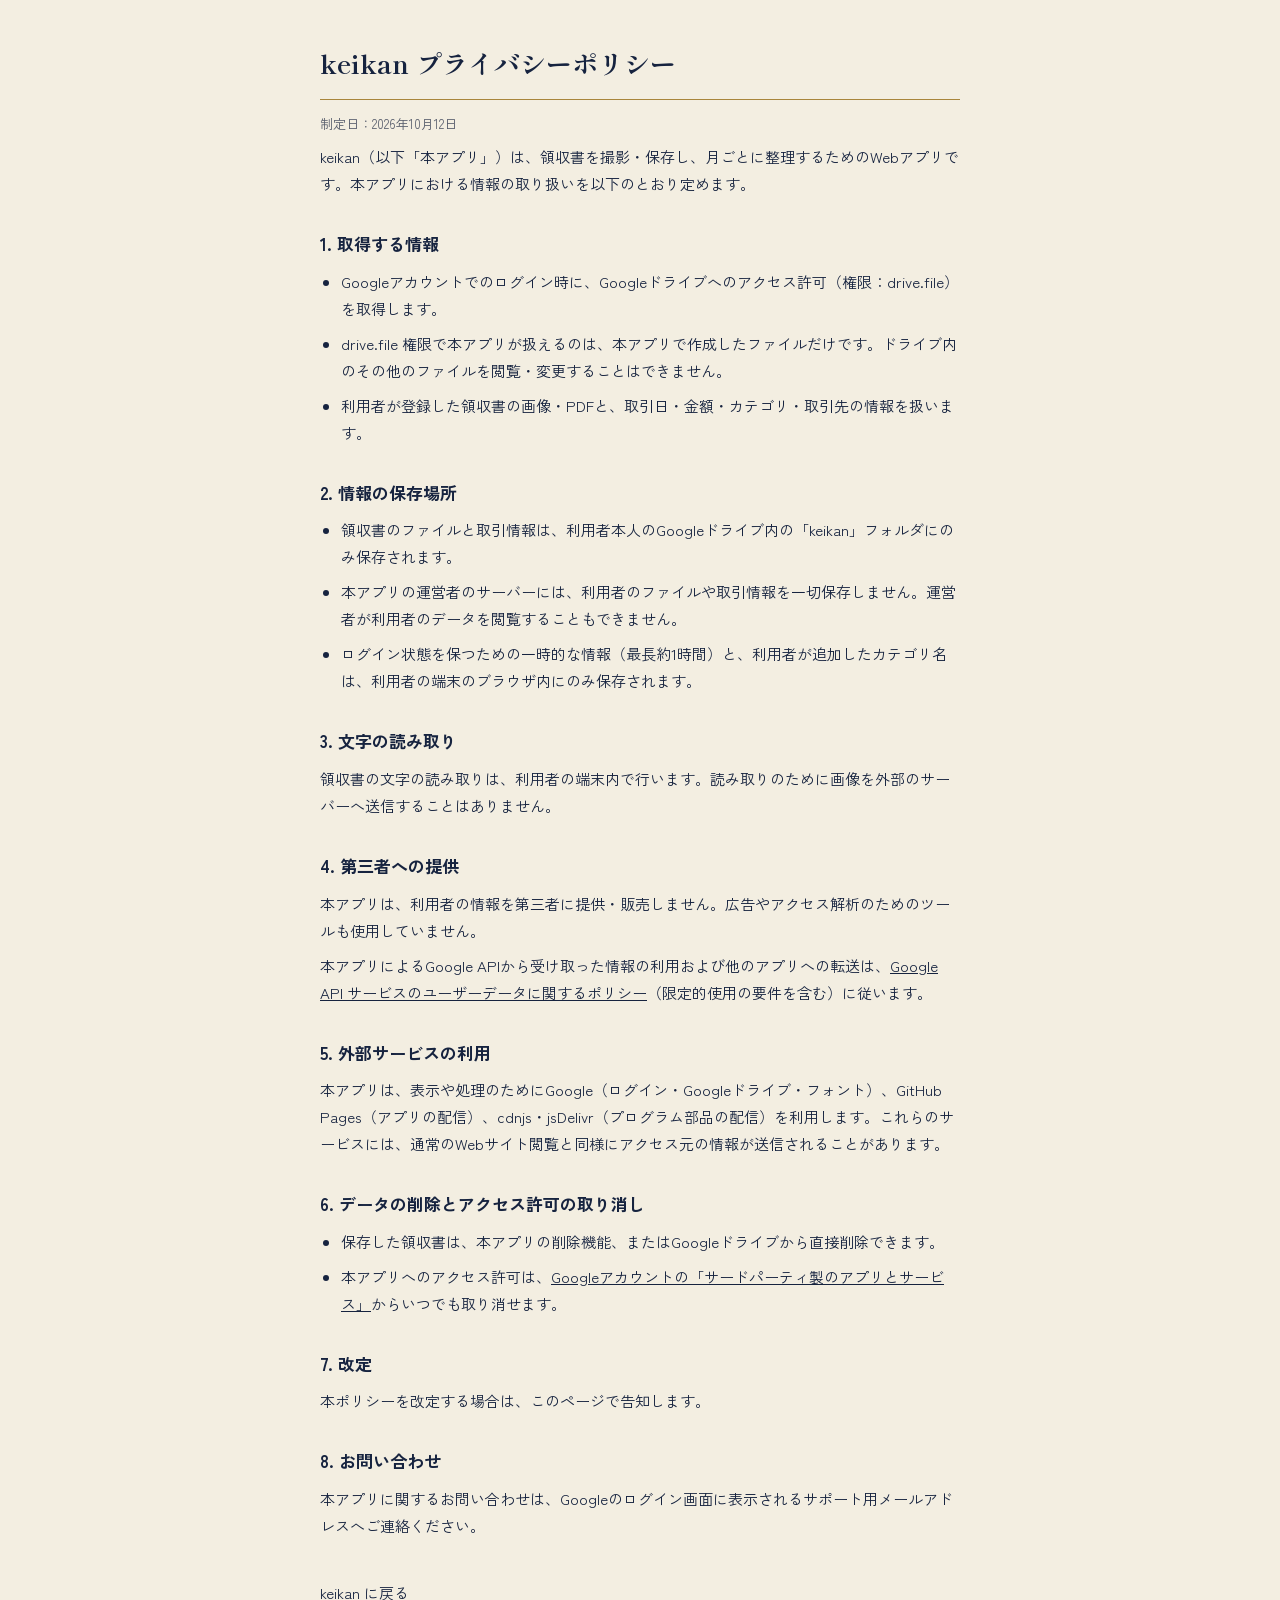
<file: privacy.html>
<!doctype html>
<html lang="ja">
<head>
<meta charset="utf-8">
<meta name="viewport" content="width=device-width, initial-scale=1, viewport-fit=cover">
<meta name="robots" content="noindex, nofollow, noarchive">
<title>プライバシーポリシー｜keikan</title>
<link rel="icon" href="icon-180.png">
<link rel="stylesheet" href="https://fonts.googleapis.com/css2?family=Shippori+Mincho:wght@700&family=Zen+Kaku+Gothic+New:wght@400;700&display=swap">
<style>
body{margin:0;background:#F3EEE1;color:#16233F;font-family:'Zen Kaku Gothic New','Hiragino Sans',sans-serif;font-size:15px;line-height:1.8}
main{max-width:640px;margin:0 auto;padding:40px 24px 64px}
h1{font-family:'Shippori Mincho',serif;font-size:26px;margin:0;padding-bottom:12px;border-bottom:1px solid #A8853B}
h2{font-size:17px;margin:32px 0 8px}
p,li{margin:0 0 8px}
ul{padding-left:1.4em;margin:0}
a{color:#16233F}
.date{color:#565C6B;font-size:13px;margin-top:12px}
</style>
</head>
<body>
<main>
<h1>keikan プライバシーポリシー</h1>
<p class="date">制定日：2026年10月12日</p>

<p>keikan（以下「本アプリ」）は、領収書を撮影・保存し、月ごとに整理するためのWebアプリです。本アプリにおける情報の取り扱いを以下のとおり定めます。</p>

<h2>1. 取得する情報</h2>
<ul>
<li>Googleアカウントでのログイン時に、Googleドライブへのアクセス許可（権限：drive.file）を取得します。</li>
<li>drive.file 権限で本アプリが扱えるのは、本アプリで作成したファイルだけです。ドライブ内のその他のファイルを閲覧・変更することはできません。</li>
<li>利用者が登録した領収書の画像・PDFと、取引日・金額・カテゴリ・取引先の情報を扱います。</li>
</ul>

<h2>2. 情報の保存場所</h2>
<ul>
<li>領収書のファイルと取引情報は、利用者本人のGoogleドライブ内の「keikan」フォルダにのみ保存されます。</li>
<li>本アプリの運営者のサーバーには、利用者のファイルや取引情報を一切保存しません。運営者が利用者のデータを閲覧することもできません。</li>
<li>ログイン状態を保つための一時的な情報（最長約1時間）と、利用者が追加したカテゴリ名は、利用者の端末のブラウザ内にのみ保存されます。</li>
</ul>

<h2>3. 文字の読み取り</h2>
<p>領収書の文字の読み取りは、利用者の端末内で行います。読み取りのために画像を外部のサーバーへ送信することはありません。</p>

<h2>4. 第三者への提供</h2>
<p>本アプリは、利用者の情報を第三者に提供・販売しません。広告やアクセス解析のためのツールも使用していません。</p>
<p>本アプリによるGoogle APIから受け取った情報の利用および他のアプリへの転送は、<a href="https://developers.google.com/terms/api-services-user-data-policy" target="_blank" rel="noopener">Google API サービスのユーザーデータに関するポリシー</a>（限定的使用の要件を含む）に従います。</p>

<h2>5. 外部サービスの利用</h2>
<p>本アプリは、表示や処理のためにGoogle（ログイン・Googleドライブ・フォント）、GitHub Pages（アプリの配信）、cdnjs・jsDelivr（プログラム部品の配信）を利用します。これらのサービスには、通常のWebサイト閲覧と同様にアクセス元の情報が送信されることがあります。</p>

<h2>6. データの削除とアクセス許可の取り消し</h2>
<ul>
<li>保存した領収書は、本アプリの削除機能、またはGoogleドライブから直接削除できます。</li>
<li>本アプリへのアクセス許可は、<a href="https://myaccount.google.com/permissions" target="_blank" rel="noopener">Googleアカウントの「サードパーティ製のアプリとサービス」</a>からいつでも取り消せます。</li>
</ul>

<h2>7. 改定</h2>
<p>本ポリシーを改定する場合は、このページで告知します。</p>

<h2>8. お問い合わせ</h2>
<p>本アプリに関するお問い合わせは、Googleのログイン画面に表示されるサポート用メールアドレスへご連絡ください。</p>

<p style="margin-top:40px"><a href="./">keikan に戻る</a></p>
</main>
</body>
</html>
</file>
